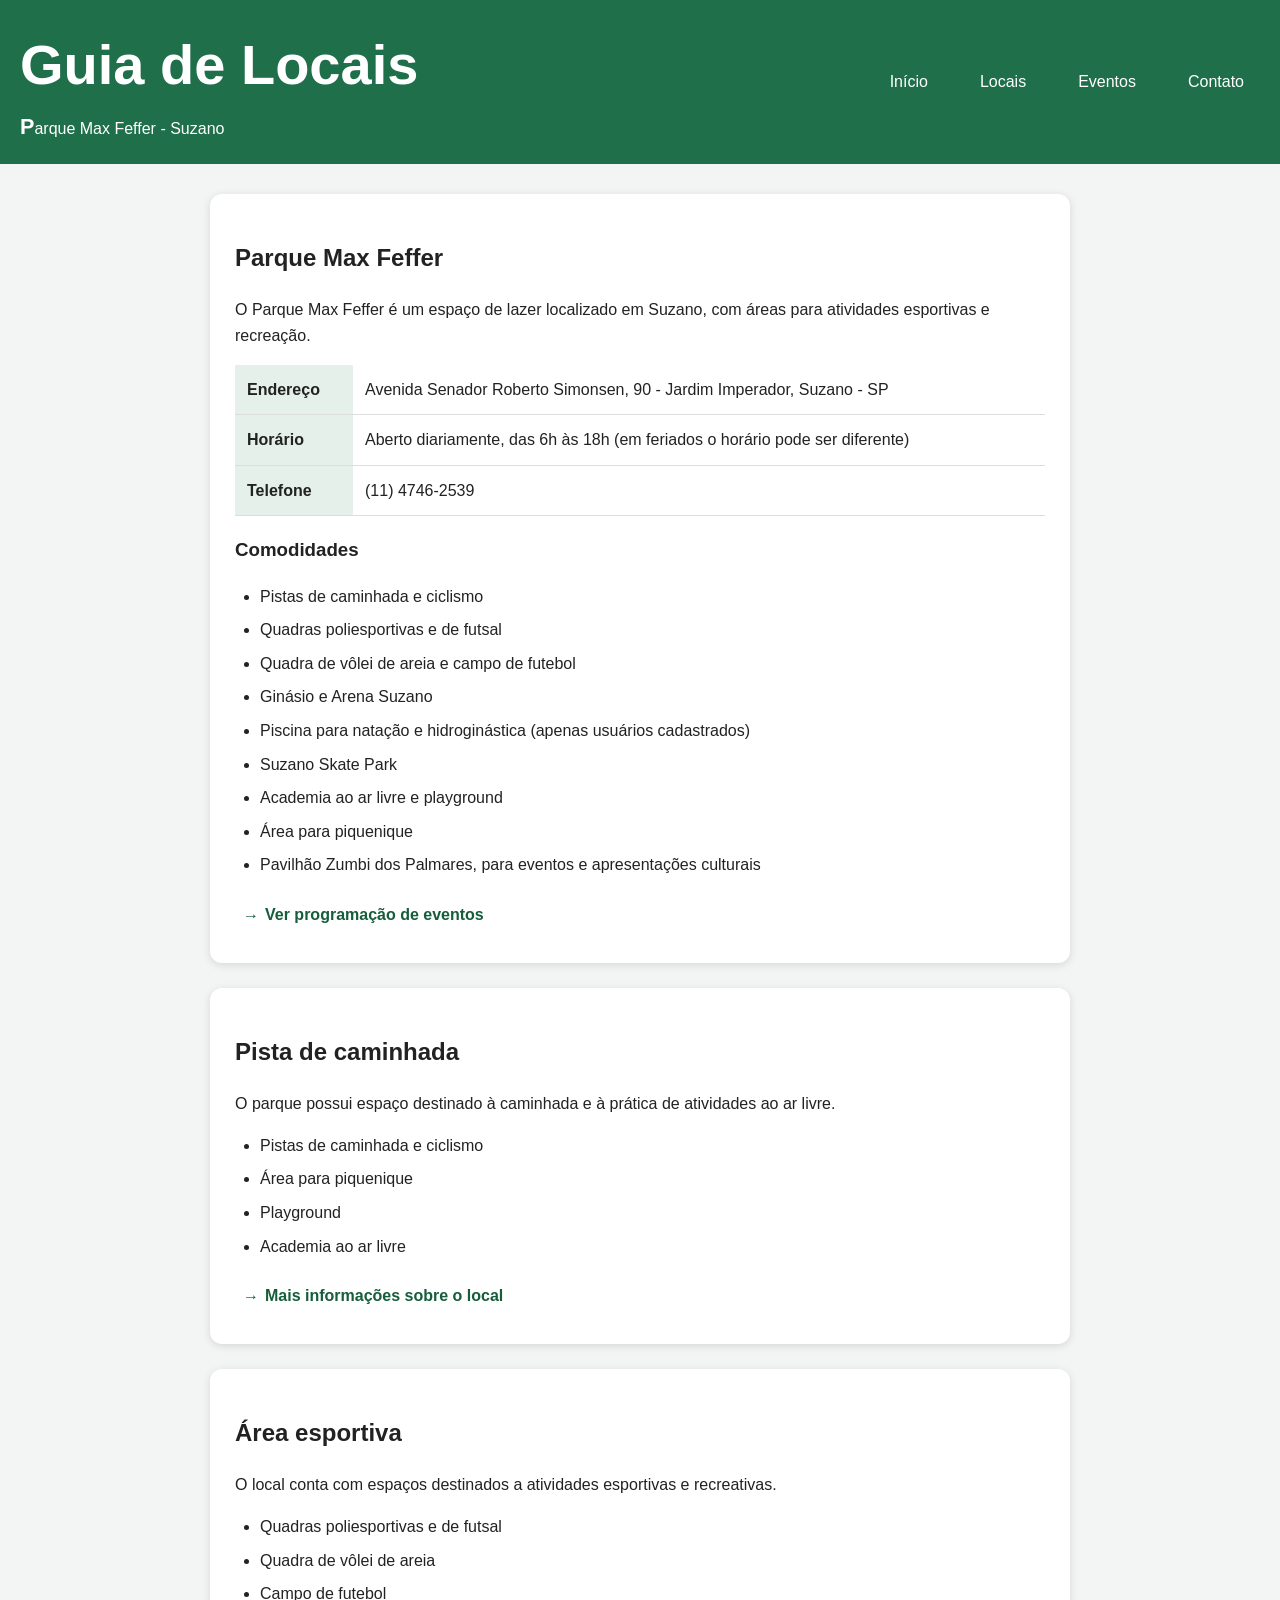
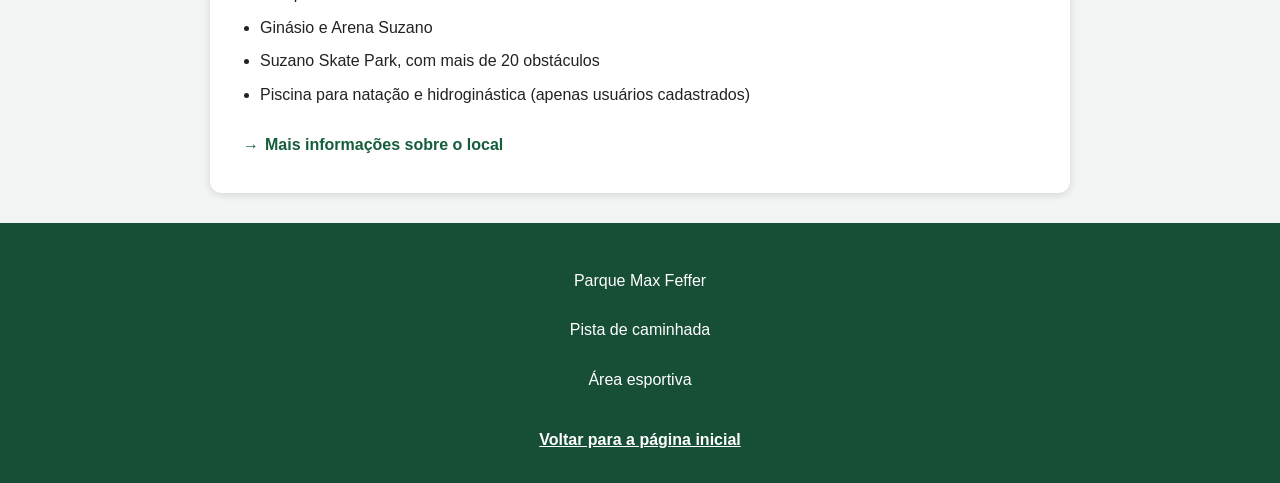
<file: exercicio-9.1-terça/detalhe.html>
<!DOCTYPE html>
<html lang="pt-BR">

<head>
    <meta charset="UTF-8">
    <meta name="viewport" content="width=device-width, initial-scale=1.0">

    <title>Detalhes - Parque Max Feffer</title>

    <link rel="stylesheet" href="estilos.css">
</head>

<body>

    <!-- CABEÇALHO -->

    <header>

        <div class="identidade">

            <h1>Guia de Locais</h1>

            <p class="nome-local">Parque Max Feffer - Suzano</p>

        </div>


        <!-- MENU GLOBAL -->

        <nav aria-label="Navegação principal">

            <ul>

                <li><a href="index.html">Início</a></li>

                <li><a href="index.html#locais">Locais</a></li>

                <li><a href="informacoes.html#eventos">Eventos</a></li>

                <li><a href="index.html#contato">Contato</a></li>

            </ul>

        </nav>

    </header>


    <!-- CONTEÚDO PRINCIPAL -->

    <main>

        <!-- PARQUE MAX FEFFER -->

        <article id="parque" class="card">

            <h2>Parque Max Feffer</h2>

            <p>
                O Parque Max Feffer é um espaço de lazer localizado em
                Suzano, com áreas para atividades esportivas e recreação.
            </p>

            <table>

                <tbody>

                    <tr>
                        <th scope="row">Endereço</th>
                        <td>Avenida Senador Roberto Simonsen, 90 - Jardim Imperador, Suzano - SP</td>
                    </tr>

                    <tr>
                        <th scope="row">Horário</th>
                        <td>Aberto diariamente, das 6h às 18h (em feriados o horário pode ser diferente)</td>
                    </tr>

                    <tr>
                        <th scope="row">Telefone</th>
                        <td>(11) 4746-2539</td>
                    </tr>

                </tbody>

            </table>

            <h3>Comodidades</h3>

            <ul class="comodidades">

                <li>Pistas de caminhada e ciclismo</li>

                <li>Quadras poliesportivas e de futsal</li>

                <li>Quadra de vôlei de areia e campo de futebol</li>

                <li>Ginásio e Arena Suzano</li>

                <li>Piscina para natação e hidroginástica (apenas usuários cadastrados)</li>

                <li>Suzano Skate Park</li>

                <li>Academia ao ar livre e playground</li>

                <li>Área para piquenique</li>

                <li>Pavilhão Zumbi dos Palmares, para eventos e apresentações culturais</li>

            </ul>

            <a class="link-contato" href="informacoes.html#eventos">
                Ver programação de eventos
            </a>

        </article>


        <!-- PISTA DE CAMINHADA -->

        <article id="pista-de-caminhada" class="card">

            <h2>Pista de caminhada</h2>

            <p>
                O parque possui espaço destinado à caminhada e à prática
                de atividades ao ar livre.
            </p>

            <ul class="comodidades">

                <li>Pistas de caminhada e ciclismo</li>

                <li>Área para piquenique</li>

                <li>Playground</li>

                <li>Academia ao ar livre</li>

            </ul>

            <a class="link-contato" href="informacoes.html#sobre">
                Mais informações sobre o local
            </a>

        </article>


        <!-- ÁREA ESPORTIVA -->

        <article id="area-esportiva" class="card">

            <h2>Área esportiva</h2>

            <p>
                O local conta com espaços destinados a atividades
                esportivas e recreativas.
            </p>

            <ul class="comodidades">

                <li>Quadras poliesportivas e de futsal</li>

                <li>Quadra de vôlei de areia</li>

                <li>Campo de futebol</li>

                <li>Ginásio e Arena Suzano</li>

                <li>Suzano Skate Park, com mais de 20 obstáculos</li>

                <li>Piscina para natação e hidroginástica (apenas usuários cadastrados)</li>

            </ul>

            <a class="link-contato" href="informacoes.html#sobre">
                Mais informações sobre o local
            </a>

        </article>

    </main>


    <!-- RODAPÉ -->

    <footer>

        <nav class="menu-vertical" aria-label="Navegação do rodapé">

            <ul>

                <li><a href="#parque">Parque Max Feffer</a></li>

                <li><a href="#pista-de-caminhada">Pista de caminhada</a></li>

                <li><a href="#area-esportiva">Área esportiva</a></li>

            </ul>

        </nav>

        <a class="voltar-inicio" href="index.html">Voltar para a página inicial</a>

    </footer>

</body>

</html>
</file>
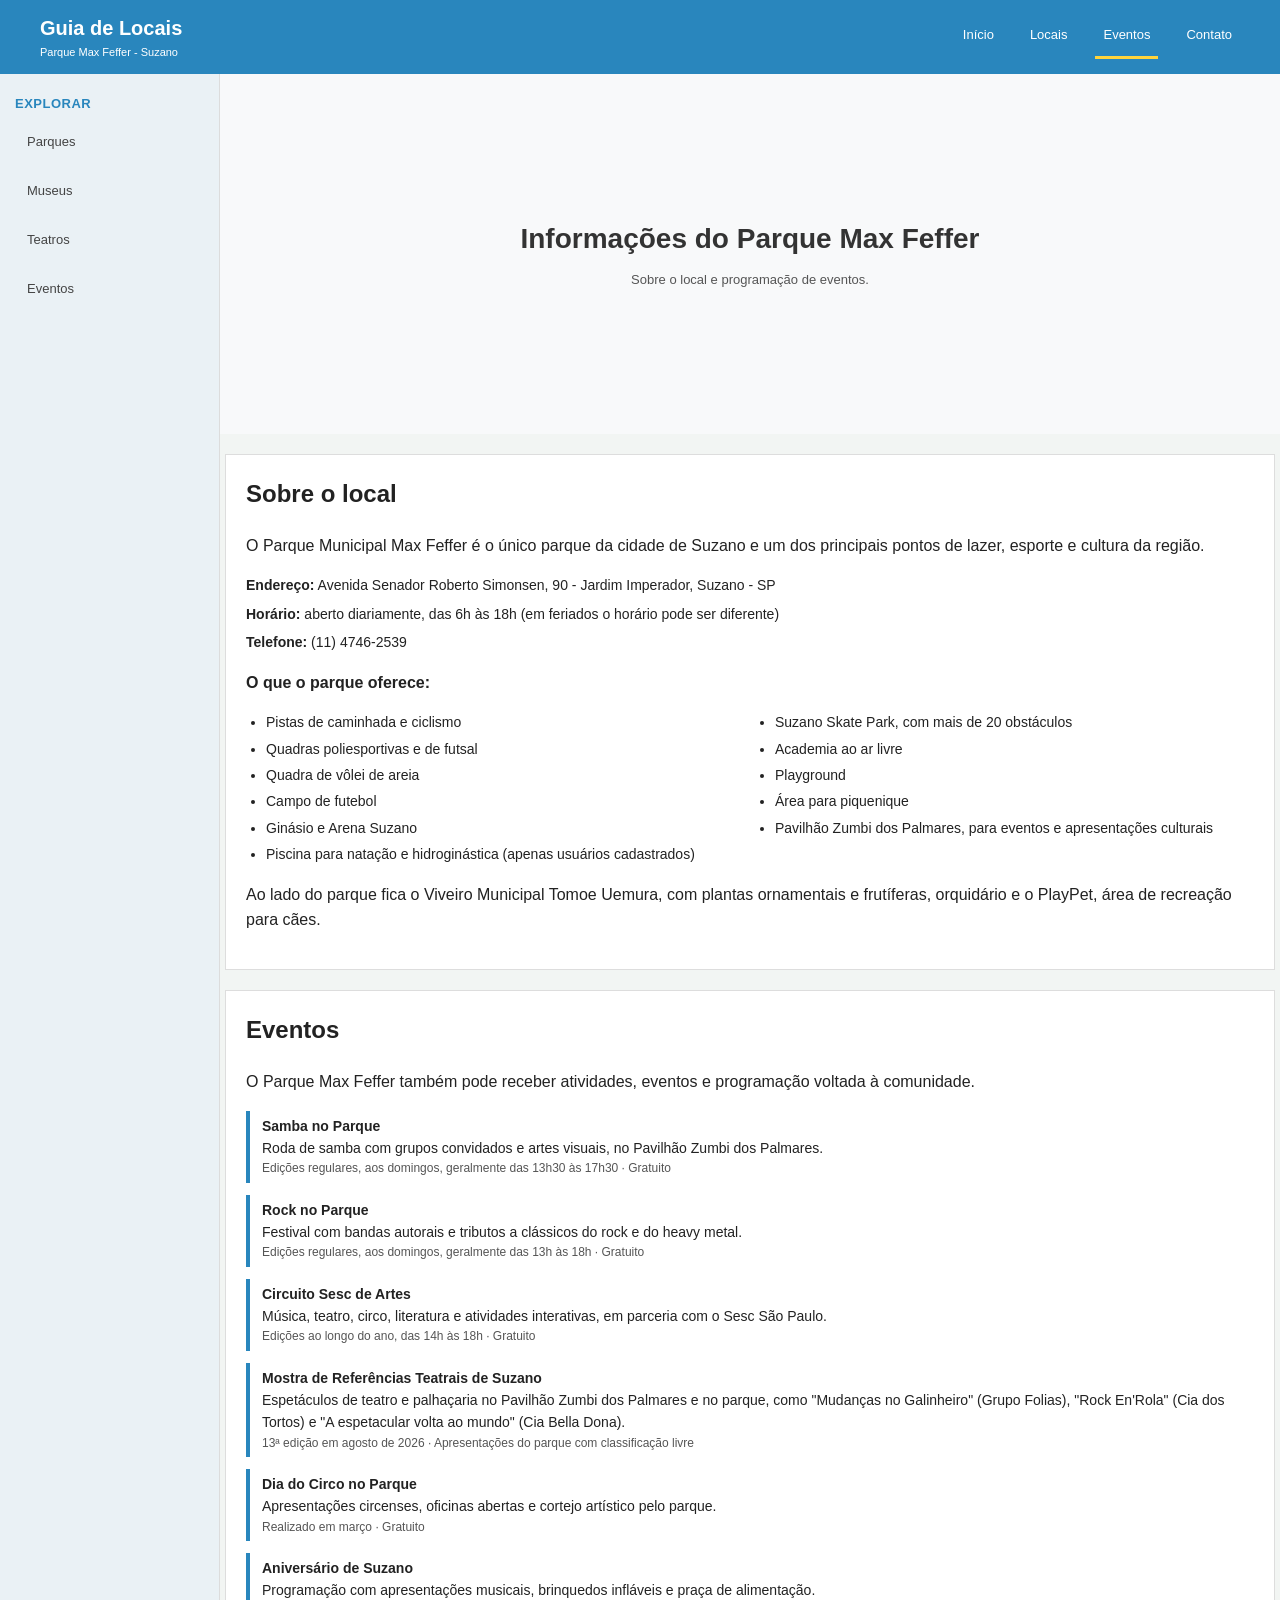
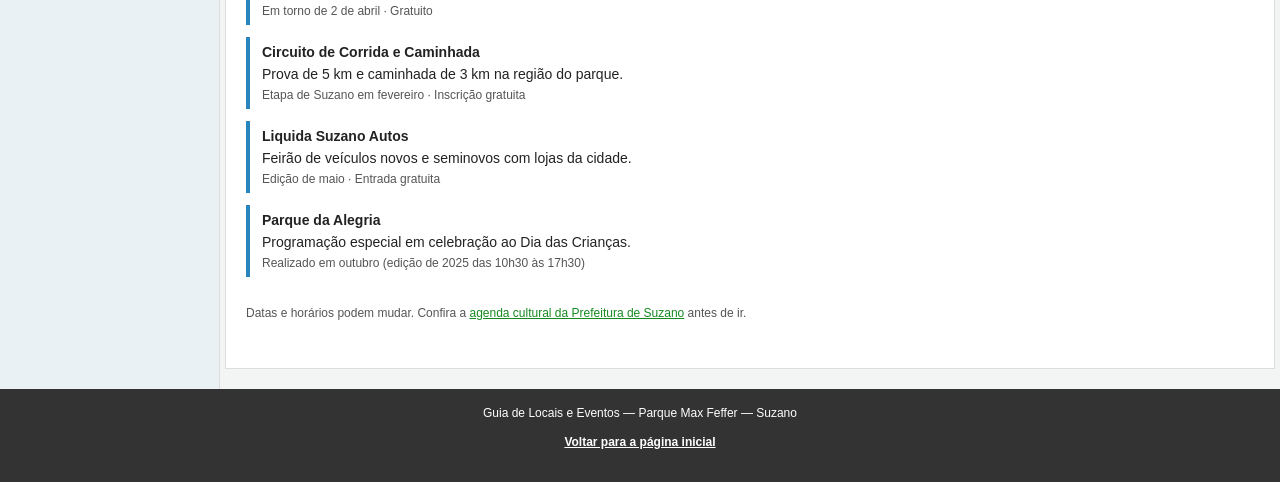
<file: exercicio-9.1-terça/informacoes.html>
<!DOCTYPE html>
<html lang="pt-BR">

<head>
    <meta charset="UTF-8">
    <meta name="viewport" content="width=device-width, initial-scale=1.0">

    <title>Informações - Parque Max Feffer</title>

    <link rel="stylesheet" href="estilos.css">
</head>

<body class="pagina-inicial">

    <!-- CABEÇALHO -->

    <header>

        <div class="identidade">

            <h1>Guia de Locais</h1>

            <p>Parque Max Feffer - Suzano</p>

        </div>


        <!-- MENU GLOBAL -->

        <nav aria-label="Navegação principal">

            <ul>

                <li>
                    <a href="index.html">
                        Início
                    </a>
                </li>

                <li>
                    <a href="index.html#locais">
                        Locais
                    </a>
                </li>

                <li>
                    <a href="#eventos" class="ativo">
                        Eventos
                    </a>
                </li>

                <li>
                    <a href="index.html#contato">
                        Contato
                    </a>
                </li>

            </ul>

        </nav>

    </header>


    <!-- ETAPA 0 - A LATERAL -->

    <aside class="lateral">

        <nav aria-label="Navegação de categorias">

            <h3>Explorar</h3>

            <ul>

                <li><a href="index.html">Parques</a></li>

                <li><a href="index.html">Museus</a></li>

                <li><a href="index.html">Teatros</a></li>

                <li><a href="index.html">Eventos</a></li>

            </ul>

        </nav>

    </aside>


    <!-- CONTEÚDO PRINCIPAL -->

    <main>

        <section class="hero">

            <h2>
                Informações do Parque Max Feffer
            </h2>

            <p>
                Sobre o local e programação de eventos.
            </p>

        </section>



        <!-- SOBRE O LOCAL -->

        <section id="sobre" class="informacao">

            <h2>
                Sobre o local
            </h2>

            <p>
                O Parque Municipal Max Feffer é o único parque da cidade
                de Suzano e um dos principais pontos de lazer, esporte
                e cultura da região.
            </p>

            <ul class="dados-local">

                <li><strong>Endereço:</strong> Avenida Senador Roberto Simonsen, 90 - Jardim Imperador, Suzano - SP</li>

                <li><strong>Horário:</strong> aberto diariamente, das 6h às 18h (em feriados o horário pode ser diferente)</li>

                <li><strong>Telefone:</strong> (11) 4746-2539</li>

            </ul>

            <p>
                <strong>O que o parque oferece:</strong>
            </p>

            <ul class="estruturas">

                <li>Pistas de caminhada e ciclismo</li>

                <li>Quadras poliesportivas e de futsal</li>

                <li>Quadra de vôlei de areia</li>

                <li>Campo de futebol</li>

                <li>Ginásio e Arena Suzano</li>

                <li>Piscina para natação e hidroginástica (apenas usuários cadastrados)</li>

                <li>Suzano Skate Park, com mais de 20 obstáculos</li>

                <li>Academia ao ar livre</li>

                <li>Playground</li>

                <li>Área para piquenique</li>

                <li>Pavilhão Zumbi dos Palmares, para eventos e apresentações culturais</li>

            </ul>

            <p>
                Ao lado do parque fica o Viveiro Municipal Tomoe Uemura,
                com plantas ornamentais e frutíferas, orquidário e o
                PlayPet, área de recreação para cães.
            </p>

        </section>



        <!-- EVENTOS -->

        <section id="eventos" class="informacao">

            <h2>
                Eventos
            </h2>

            <p>
                O Parque Max Feffer também pode receber atividades,
                eventos e programação voltada à comunidade.
            </p>

            <ul class="lista-eventos">

                <li>
                    <strong>Samba no Parque</strong>
                    Roda de samba com grupos convidados e artes visuais,
                    no Pavilhão Zumbi dos Palmares.
                    <span>Edições regulares, aos domingos, geralmente das 13h30 às 17h30 · Gratuito</span>
                </li>

                <li>
                    <strong>Rock no Parque</strong>
                    Festival com bandas autorais e tributos a clássicos
                    do rock e do heavy metal.
                    <span>Edições regulares, aos domingos, geralmente das 13h às 18h · Gratuito</span>
                </li>

                <li>
                    <strong>Circuito Sesc de Artes</strong>
                    Música, teatro, circo, literatura e atividades
                    interativas, em parceria com o Sesc São Paulo.
                    <span>Edições ao longo do ano, das 14h às 18h · Gratuito</span>
                </li>

                <li>
                    <strong>Mostra de Referências Teatrais de Suzano</strong>
                    Espetáculos de teatro e palhaçaria no Pavilhão Zumbi dos
                    Palmares e no parque, como "Mudanças no Galinheiro"
                    (Grupo Folias), "Rock En'Rola" (Cia dos Tortos) e
                    "A espetacular volta ao mundo" (Cia Bella Dona).
                    <span>13ª edição em agosto de 2026 · Apresentações do parque com classificação livre</span>
                </li>

                <li>
                    <strong>Dia do Circo no Parque</strong>
                    Apresentações circenses, oficinas abertas e cortejo
                    artístico pelo parque.
                    <span>Realizado em março · Gratuito</span>
                </li>

                <li>
                    <strong>Aniversário de Suzano</strong>
                    Programação com apresentações musicais, brinquedos
                    infláveis e praça de alimentação.
                    <span>Em torno de 2 de abril · Gratuito</span>
                </li>

                <li>
                    <strong>Circuito de Corrida e Caminhada</strong>
                    Prova de 5 km e caminhada de 3 km na região do parque.
                    <span>Etapa de Suzano em fevereiro · Inscrição gratuita</span>
                </li>

                <li>
                    <strong>Liquida Suzano Autos</strong>
                    Feirão de veículos novos e seminovos com lojas da cidade.
                    <span>Edição de maio · Entrada gratuita</span>
                </li>

                <li>
                    <strong>Parque da Alegria</strong>
                    Programação especial em celebração ao Dia das Crianças.
                    <span>Realizado em outubro (edição de 2025 das 10h30 às 17h30)</span>
                </li>

            </ul>

            <p class="aviso-eventos">
                Datas e horários podem mudar. Confira a
                <a href="https://suzano.sp.gov.br/cultura/agenda-cultural-2/">agenda cultural da Prefeitura de Suzano</a>
                antes de ir.
            </p>

        </section>

    </main>



    <!-- RODAPÉ -->

    <footer>

        <p>
            Guia de Locais e Eventos — Parque Max Feffer — Suzano
        </p>

        <p>
            <a class="voltar-inicio" href="index.html">Voltar para a página inicial</a>
        </p>

    </footer>

</body>

</html>
</file>
<file: exercicio-9.1-terça/estilos.css>
/* =========================================
   CONFIGURAÇÕES GERAIS  (MOBILE FIRST)
   A base abaixo é a tela pequena. Telas
   maiores só ACRESCENTAM regras em
   @media (min-width) no final do arquivo.
   ========================================= */

* { box-sizing: border-box; }

html { scroll-behavior: smooth; }

body {
    margin: 0;
    font-family: Arial, sans-serif;
    line-height: 1.6;
    background-color: #f2f5f3;
    color: #222;
    overflow-wrap: break-word;
}

img { max-width: 100%; height: auto; }

::selection { background-color: #164e36; color: white; }


/* =========================================
   CABEÇALHO (base: empilhado e centralizado)
   ========================================= */

header {
    background-color: #1f6f4a;
    color: white;
    padding: 20px;
    display: flex;
    flex-direction: column;
    align-items: stretch;
    gap: 15px;
}

.identidade {
    display: flex;
    flex-direction: column;
    align-items: center;
    text-align: center;
}

.identidade h1,
.identidade p { margin-top: 0; margin-bottom: 0; }

.nome-local::first-letter { font-size: 1.35em; font-weight: bold; }


/* =========================================
   MENU
   ========================================= */

nav ul {
    display: flex;
    flex-wrap: wrap;
    justify-content: center;
    gap: 8px 20px;
    list-style: none;
    padding: 0;
    margin: 0;
}

nav a {
    display: block;
    padding: 12px 16px;
    color: white;
    text-decoration: none;
    transition: color 0.3s ease, background-color 0.3s ease;
}

nav a:hover { color: #d8f3e5; }

nav a:focus-visible {
    outline: 3px solid white;
    outline-offset: 4px;
    border-radius: 3px;
}


/* =========================================
   CONTEÚDO / CARDS DA PÁGINA DE DETALHES
   ========================================= */

main { max-width: 900px; margin: 20px auto; padding: 0 15px; }

.card {
    background-color: white;
    margin-bottom: 25px;
    padding: 20px;
    border-radius: 12px;
    box-shadow: 0 2px 8px rgba(0, 0, 0, 0.12);
    transition: transform 0.3s ease, box-shadow 0.3s ease;
}

.card:hover {
    transform: translateY(-5px);
    box-shadow: 0 8px 20px rgba(0, 0, 0, 0.18);
}


/* =========================================
   IMAGEM
   ========================================= */

.foto {
    display: block;
    max-width: 100%;
    height: auto;
    border-radius: 8px;
    transition: transform 0.4s ease, box-shadow 0.4s ease;
}

.foto:hover {
    transform: scale(1.03);
    box-shadow: 0 6px 15px rgba(0, 0, 0, 0.2);
}


/* =========================================
   TABELA (no celular rola dentro dela mesma)
   ========================================= */

table {
    display: block;
    width: 100%;
    max-width: 100%;
    overflow-x: auto;
    border-collapse: collapse;
}

th, td { padding: 12px; text-align: left; border-bottom: 1px solid #ddd; }

th { background-color: #e4f0e9; }


/* =========================================
   LISTA DE COMODIDADES
   ========================================= */

.comodidades { padding-left: 25px; }
.comodidades li { margin-bottom: 8px; }


/* =========================================
   LINK DE CONTATO
   ========================================= */

.link-contato {
    position: relative;
    display: inline-block;
    padding: 8px 10px 8px 30px;
    color: #155d3b;
    font-weight: bold;
    text-decoration: none;
    transition: color 0.3s ease, background-color 0.3s ease, transform 0.3s ease;
}

.link-contato::before {
    content: "→";
    position: absolute;
    left: 8px;
    top: 50%;
    transform: translateY(-50%);
    transition: transform 0.3s ease;
}

.link-contato:hover {
    color: #0b3824;
    background-color: #e4f0e9;
    transform: translateX(3px);
}

.link-contato:hover::before { transform: translate(5px, -50%); }

.link-contato:focus-visible {
    outline: 3px solid #f0a202;
    outline-offset: 3px;
    border-radius: 4px;
    background-color: #fff4d6;
}


/* =========================================
   RODAPÉ DA PÁGINA DE DETALHES
   ========================================= */

footer {
    background-color: #164e36;
    color: white;
    text-align: center;
    padding: 20px;
}

footer .menu-vertical ul {
    display: flex;
    flex-direction: column;
    align-items: center;
    gap: 4px;
    list-style: none;
    padding: 0;
    margin: 15px 0;
}

footer .menu-vertical a { display: block; padding: 10px 24px; }

.voltar-inicio {
    display: inline-block;
    padding: 10px 18px;
    color: white;
    font-weight: bold;
    text-decoration: underline;
}

.voltar-inicio:focus-visible {
    outline: 3px solid #f0a202;
    outline-offset: 3px;
    border-radius: 4px;
}


/* =========================================
   PÁGINA INICIAL (CSS GRID)
   Base mobile: uma coluna, tudo empilhado.
   ========================================= */

.pagina-inicial {
    display: grid;
    min-height: 100vh;
    grid-template-columns: minmax(0, 1fr);
    grid-template-rows: auto auto 1fr auto;
    grid-template-areas:
        "topo"
        "lado"
        "conteudo"
        "rodape";
}

.pagina-inicial header { grid-area: topo; }

.pagina-inicial .lateral {
    grid-area: lado;
    background-color: #eaf1f5;
    padding: 15px;
    border-bottom: 1px solid #dcdcdc;
}

.pagina-inicial main { grid-area: conteudo; }
.pagina-inicial footer { grid-area: rodape; }

.pagina-inicial .lateral h3 {
    margin: 0 0 10px;
    font-size: 13px;
    color: #2986bd;
    text-transform: uppercase;
    letter-spacing: 0.5px;
}

/* no celular a lateral vira uma faixa de links */
.pagina-inicial .lateral nav ul {
    display: flex;
    flex-direction: row;
    flex-wrap: wrap;
    justify-content: flex-start;
    gap: 5px;
    list-style: none;
    padding: 0;
    margin: 0;
}

.pagina-inicial .lateral nav a {
    display: block;
    padding: 8px 12px;
    color: #444;
    text-decoration: none;
    font-size: 13px;
    border-radius: 4px;
    transition: background-color 0.2s ease, color 0.2s ease;
}

.pagina-inicial .lateral nav a:hover { background-color: #dbe6ee; color: #2986bd; }

.pagina-inicial header {
    background-color: #2986bd;
    gap: 10px;
    padding: 15px 20px;
}

.pagina-inicial .identidade h1 { margin: 0; font-size: 20px; }
.pagina-inicial .identidade p { margin: 0; font-size: 11px; }

.pagina-inicial header nav ul { gap: 8px 20px; }

.pagina-inicial header nav a {
    display: block;
    padding: 10px 8px;
    color: white;
    text-decoration: none;
    font-size: 13px;
}

.pagina-inicial header nav .ativo { border-bottom: 3px solid #ffd43b; }

.pagina-inicial header nav a:focus-visible {
    outline: 3px solid #ffd43b;
    outline-offset: 3px;
}


/* =========================================
   ETAPA 1 - DESTAQUE
   ========================================= */

.pagina-inicial main {
    width: 100%;
    max-width: none;
    min-width: 0;
    margin: 0;
    padding: 0;
}

.pagina-inicial .hero {
    display: flex;
    flex-direction: column;
    justify-content: center;
    align-items: center;
    min-height: 40vh;
    padding: 40px 20px;
    text-align: center;
    background-color: #f8f9fa;
}

.pagina-inicial .hero h2 { margin: 0 0 8px; font-size: 24px; color: #333; }
.pagina-inicial .hero p { margin: 0; font-size: 13px; color: #555; }


/* =========================================
   ETAPA 2 - CARDS
   auto-fit + minmax: o número de colunas
   segue o espaço disponível.
   ========================================= */

.pagina-inicial .cards {
    display: grid;
    grid-template-columns: repeat(auto-fit, minmax(min(100%, 240px), 1fr));
    gap: 10px;
    max-width: 1050px;
    margin: 20px auto;
    padding: 0 15px;
}

.pagina-inicial .card {
    padding: 15px;
    background-color: white;
    border: 1px solid #ddd;
    border-radius: 4px;
    box-shadow: none;
    margin-bottom: 0;
}

.pagina-inicial .card h3 { margin: 0 0 8px; color: #2ebd29; font-size: 14px; }
.pagina-inicial .card p { margin: 0 0 5px; font-size: 12px; }
.pagina-inicial .card a { color: #168a20; font-size: 11px; }


/* =========================================
   EVENTOS E CONTATO
   ========================================= */

.pagina-inicial .informacao {
    max-width: 1050px;
    margin: 20px 15px;
    padding: 20px;
    background-color: white;
    border: 1px solid #ddd;
}

.pagina-inicial .informacao h2 { margin-top: 0; }
.pagina-inicial .informacao a { color: #168a20; }


/* =========================================
   SOBRE O LOCAL
   ========================================= */

.pagina-inicial .dados-local {
    display: grid;
    gap: 6px;
    list-style: none;
    padding: 0;
    margin: 15px 0;
    font-size: 14px;
}

.pagina-inicial .estruturas {
    columns: 2 200px;
    column-gap: 30px;
    padding-left: 20px;
    margin: 10px 0 15px;
    font-size: 14px;
}

.pagina-inicial .estruturas li {
    margin-bottom: 4px;
}


/* =========================================
   LISTA DE EVENTOS
   ========================================= */

.pagina-inicial .lista-eventos {
    display: grid;
    gap: 12px;
    list-style: none;
    padding: 0;
    margin: 15px 0;
}

.pagina-inicial .lista-eventos li {
    padding: 4px 0 4px 12px;
    border-left: 4px solid #2986bd;
    font-size: 14px;
}

.pagina-inicial .lista-eventos strong { display: block; color: #222; }

.pagina-inicial .lista-eventos span {
    display: block;
    font-size: 12px;
    color: #555;
}

.pagina-inicial .aviso-eventos { font-size: 12px; color: #555; }


/* =========================================
   ETAPA 3 - RODAPÉ
   ========================================= */

.pagina-inicial footer {
    margin-top: auto;
    background-color: #333;
    color: white;
    text-align: center;
    padding: 15px;
}

.pagina-inicial footer p { margin: 0; font-size: 12px; }


/* =========================================
   TELAS MAIORES - breakpoint 700px
   (escolhido por observação: abaixo disso o
   menu não cabe ao lado da identidade e a
   lateral de 220px espreme os cards)
   ========================================= */

@media (min-width: 700px) {

    header {
        flex-direction: row;
        justify-content: space-between;
        align-items: center;
        gap: 30px;
        padding: 30px 20px;
    }

    .identidade { align-items: flex-start; text-align: left; }

    nav ul { flex-wrap: nowrap; justify-content: flex-start; gap: 20px; }

    main { margin: 30px auto; padding: 0 20px; }

    .card { padding: 25px; }

    table { display: table; overflow-x: visible; }

    .pagina-inicial {
        grid-template-columns: 220px minmax(0, 1fr);
        grid-template-rows: auto 1fr auto;
        grid-template-areas:
            "topo topo"
            "lado conteudo"
            "rodape rodape";
    }

    .pagina-inicial header { padding: 12px 40px; }

    .pagina-inicial .lateral {
        padding: 20px 15px;
        border-bottom: 0;
        border-right: 1px solid #dcdcdc;
    }

    .pagina-inicial .lateral nav ul { flex-direction: column; flex-wrap: nowrap; }

    .pagina-inicial .identidade { align-items: flex-start; text-align: left; }

    .pagina-inicial header nav ul { gap: 20px; }

    .pagina-inicial .hero h2 { font-size: 28px; }

    .pagina-inicial .cards { padding: 0 20px; }

    .pagina-inicial .informacao { margin: 20px auto; }
}


/* =========================================
   REDUÇÃO DE ANIMAÇÕES
   ========================================= */

@media (prefers-reduced-motion: reduce) {

    html { scroll-behavior: auto; }

    *,
    *::before {
        transition-duration: 0.01ms !important;
        animation-duration: 0.01ms !important;
        animation-iteration-count: 1 !important;
    }

    .card:hover,
    .foto:hover,
    .link-contato:hover { transform: none; }

    .link-contato:hover::before,
    .link-contato:focus-visible::before { transform: translateY(-50%); }
}

img{max-width:100%;height:auto;}
h1{font-size:clamp(2rem,5vw,3.5rem);}
a,button{min-height:44px;min-width:44px;display:inline-flex;align-items:center;}
:focus,:focus-visible{outline:3px solid #0a66cc;outline-offset:2px;}

header{display:flex;justify-content:space-between;align-items:center;padding:20px;gap:20px;flex-wrap:wrap;} .identidade{margin-right:auto;} nav ul{display:flex;gap:20px;list-style:none;padding:0;margin:0;}
</file>
